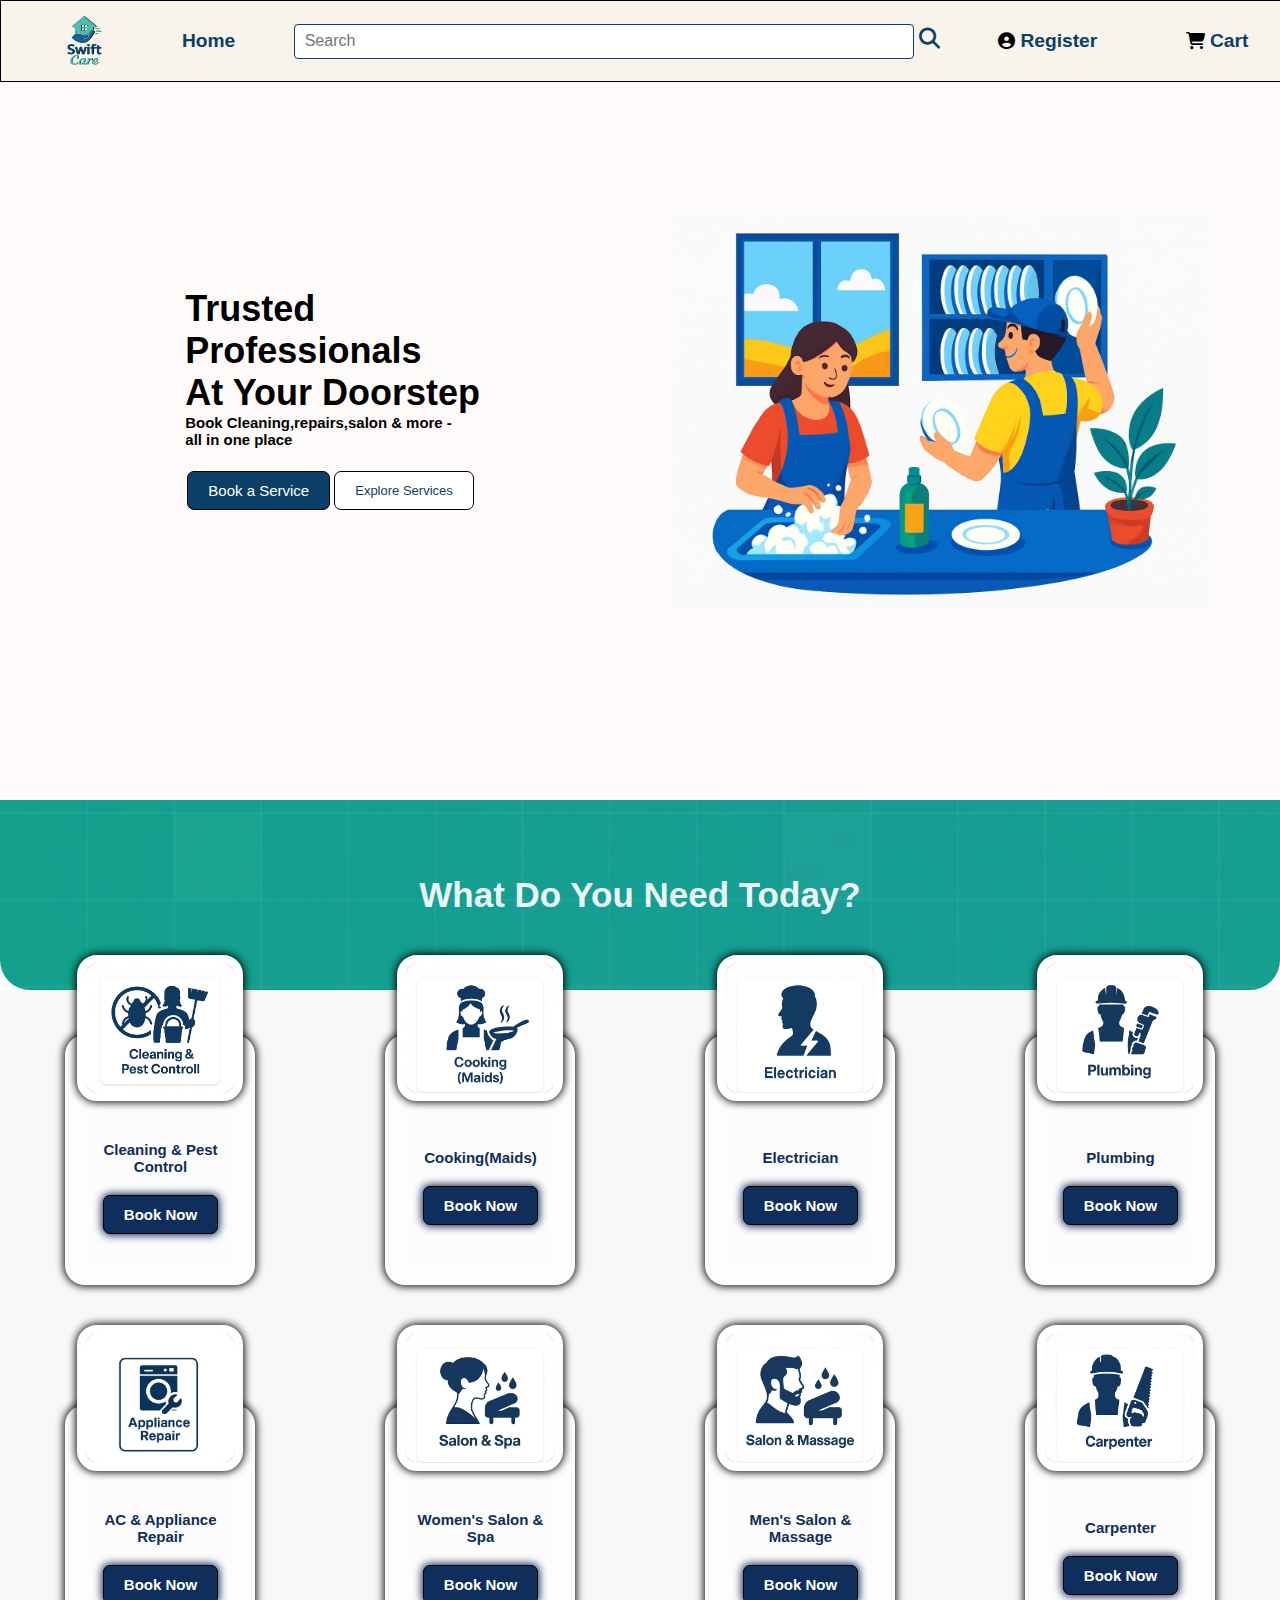
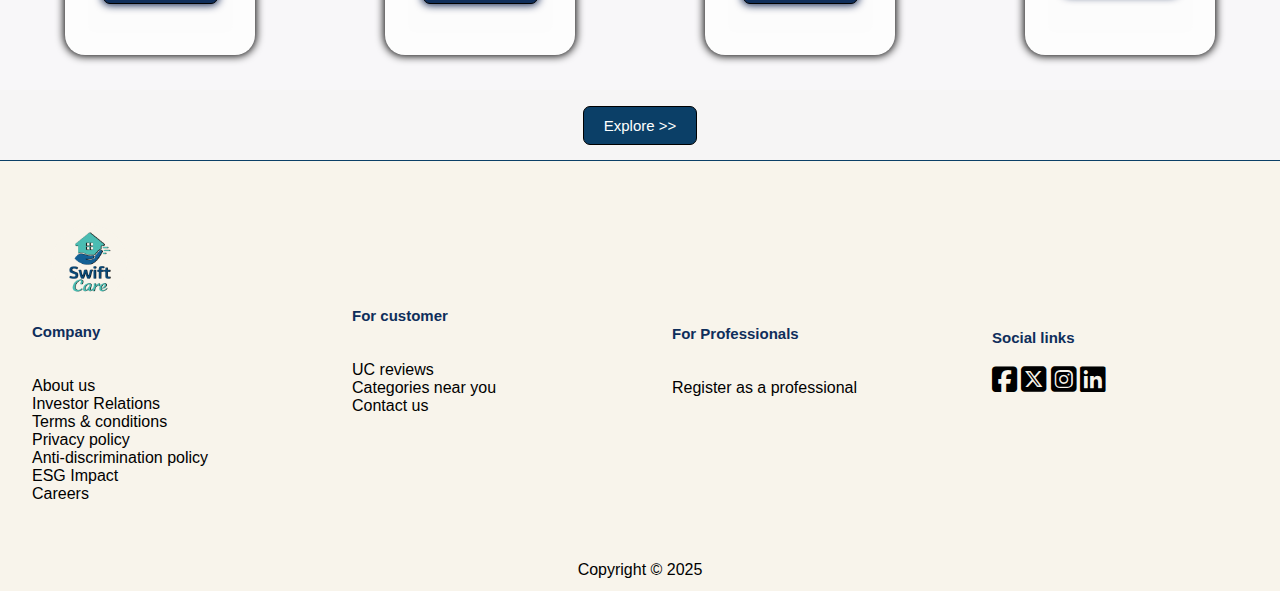
<file: swift/index.html>
<!DOCTYPE html>
<html lang="en">
<head>
    <meta charset="UTF-8">
    <meta name="viewport" content="width=device-width, initial-scale=1.0">
    <title>swiftServe</title>
    <link rel="stylesheet" href="https://cdnjs.cloudflare.com/ajax/libs/font-awesome/6.7.2/css/all.min.css" integrity="sha512-Evv84Mr4kqVGRNSgIGL/F/aIDqQb7xQ2vcrdIwxfjThSH8CSR7PBEakCr51Ck+w+/U6swU2Im1vVX0SVk9ABhg==" crossorigin="anonymous" referrerpolicy="no-referrer" />
    
    <link rel="stylesheet" href="style.css">
</head>


<body>
  <div class="header">
        <div class="navbar">
            <div class="nav">
                <div class="logo"></div>
                <div class="home"><a href="/home">Home</a></div>
                <div class="search"><a href="/search"><input type="search" placeholder="Search" class="search-input"><i class="fa-solid fa-magnifying-glass search-icon"></i></a></div>
                <div class="login"><i class="fa-solid fa-circle-user"></i>  <a href="/register.html">Register</a></div>
                <div class="cart"><i class="fa-solid fa-cart-shopping"></i>  <a href="/art">Cart</a></div>
             </div>
        </div>
  </div>




  <div class="homep">
  
<div class="welcome">
  <div class="quote">
    <h1>Trusted</h1>
    <h1>Professionals</h1>
    <h1>At Your Doorstep</h1>
    <h5>Book Cleaning,repairs,salon & more -</h5>
    <h5>all in one place</h5><br>
    <div class="btns">
      <button id="book-ser">Book a Service</button>
      <button id="Exp-ser" >Explore Services</button>
    </div>
   
  </div>
  
</div>


<div class="home-img">
  <div class="himg"></div>
</div>
  </div>
</body>

<div class="hilighter">
    <h2 id="hilight-h2">What Do You Need Today?</h2>
</div>
<div class="cards">
<div class="card-set-1">

    <div class="card1 box">
         <div class="inner-contain">
            <div class="text1">
  </div></div>

        <div class="in1 inner-box"><div class="pest"></div>
    <div class="inner-contain-text1"><span>Cleaning & Pest Control</span><br><button id="book-btn"><a href="/booking-form.html" id="a-book-btn">Book Now</a></button></div></div>
    </div>
    <div class="card2 box">
        <div class="in2 inner-box"><div class="maids"></div>
        <div class="inner-contain-text1"><span>Cooking(Maids)</span><br><button id="book-btn"><a href="/booking-form.html" id="a-book-btn">Book Now</a></button></div></div>
    </div>
    <div class="card3 box">
        <div class="in3 inner-box"><div class="electric"></div>
        <div class="inner-contain-text1"><span>Electrician</span><br><button id="book-btn"><a href="/booking-form.html" id="a-book-btn">Book Now</a></button></div></div>
    </div>
    <div class="card4 box">
        <div class="in4 inner-box"><div class="plumbing"></div>
        <div class="inner-contain-text1"><span>Plumbing</span><br><button id="book-btn"><a href="/booking-form.html" id="a-book-btn">Book Now</a></button></div></div>
    </div>
    
</div>

<div class="card-set-2">
    <div class="card1 box">
        <div class="in1 inner-box"><div class="ac"></div>
        <div class="inner-contain-text1"><span>AC & Appliance Repair</span><br><button id="book-btn"><a href="/booking-form.html" id="a-book-btn">Book Now</a></button></div></div>
    </div>
    <div class="card2 box">
        <div class="in2 inner-box"><div class="salon-women"></div>
        <div class="inner-contain-text1"><span>Women's Salon & Spa</span><br><button id="book-btn"><a href="/booking-form.html" id="a-book-btn">Book Now</a></button></div></div>
    </div>
    <div class="card3 box">
        <div class="in3 inner-box"><div class="salon-men"></div>
        <div class="inner-contain-text1"><span>Men's Salon & Massage</span><br><button id="book-btn"><a href="/booking-form.html" id="a-book-btn">Book Now</a></button></div></div>
    </div>
    <div class="card4 box">
        <div class="in4 inner-box"><div class="carpenter"></div>
        <div class="inner-contain-text1"><span>Carpenter</span><br><button id="book-btn"><a href="/booking-form.html" id="a-book-btn">Book Now</a></button></div></div>
    </div>
</div>
</div>
<div class="Explore-btn">
    <button id="exp-btn">Explore >></button>
</div>

<div class="footer">
    <div class="company-footer foot"><div class="foot-logo"></div><br><div class="comp foot-head-spa"><span>Company</span></div><br><br>About us <br> 
    Investor Relations <br>
    Terms & conditions <br>
    Privacy policy <br>
    Anti-discrimination policy<br> 
    ESG Impact <br>
    Careers </div>
    <div class="customers-footer foot"><div class="cust foot-head-spa"><span>For customer</span></div><br><br>UC reviews<br>
        Categories near you <br>
        Contact us </div>
    <div class="professionals-footer foot"><div class="prof foot-head-spa"><span>For Professionals</span></div><br><br>Register as a professional </div>
   
 <div class="social-link-footer foot"><div class="social foot-head-spa"><span>Social links</span><br><br><i class="fa-brands fa-square-facebook foot-icon"></i>  <i class="fa-brands fa-square-x-twitter foot-icon"></i>   <i class="fa-brands fa-square-instagram foot-icon"></i>   <i class="fa-brands fa-linkedin foot-icon"></i></div></div>
</div>
<div class="copy-right">Copyright © 2025</div>



</html>
</file>
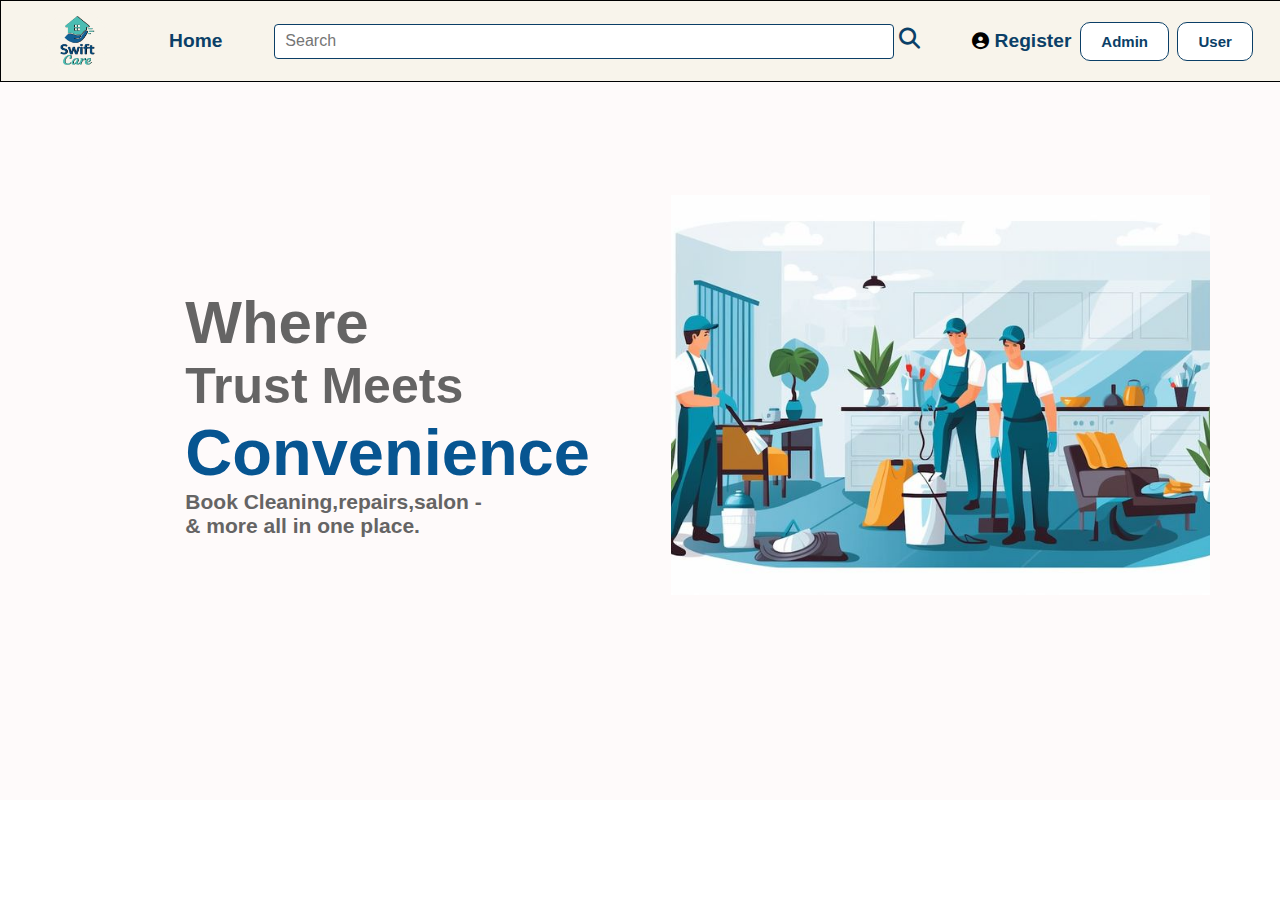
<file: swift/admin-user-dash.html>
<!DOCTYPE html>
<html lang="en">
<head>
    <meta charset="UTF-8">
    <meta name="viewport" content="width=device-width, initial-scale=1.0">
    <!-- <link rel="stylesheet" href="dash.css"> -->
    <link rel="stylesheet" href="https://cdnjs.cloudflare.com/ajax/libs/font-awesome/6.7.2/css/all.min.css" integrity="sha512-Evv84Mr4kqVGRNSgIGL/F/aIDqQb7xQ2vcrdIwxfjThSH8CSR7PBEakCr51Ck+w+/U6swU2Im1vVX0SVk9ABhg==" crossorigin="anonymous" referrerpolicy="no-referrer" />
    <link rel="stylesheet" href="style.css">
    <title>Dashboard</title>
</head>
<body>
    <div class="header">
        <div class="navbar">
            <div class="nav">
                <div class="logo"></div>
                <div class="home"><a href="/home">Home</a></div>
                <div class="search"><a href="/search"><input type="search" placeholder="Search" class="search-input"><i class="fa-solid fa-magnifying-glass search-icon"></i></a></div>
                <div class="login"><i class="fa-solid fa-circle-user"></i>  <a href="/register.html">Register</a></div>
                <div class="user-admin">
                    <button id="select-btn-admin-user"><a href="admin.html">Admin</a></button>
                     <button id="select-btn-admin-user"><a href="index.html">User</a></button>
                    <!-- <select id="select-btn-admin-user"> 
                        <option value="Admin"><a href="admin.html">Admin</a></option>
                        <option value="User"><a href="">User</a></option>
                    </select> -->
                </div>
             </div>
        </div>
  </div>




  <div class="homep2">
  
<div class="welcome2">
  <div class="quote">
    <h1 style="color: rgb(101, 100, 100); font-size: 60px;">Where</h1>
    <h1 style="color:  rgb(101, 100, 100); font-size: 50px;">Trust Meets</h1>
    <h1 style="color:#075591; font-size: 65px;">Convenience</h1>
    <h5 style="color: rgb(101, 100, 100); font-size: 21px;">Book Cleaning,repairs,salon -</h5>
    <h5 style="color: rgb(101, 100, 100); font-size: 21px;"> & more all in one place.</h5><br>
    <!-- <div class="btns">
      <button id="book-ser">Book a Service</button>
      <button id="Exp-ser" >Explore Services</button>
    </div> -->
   
  </div>
  
</div>


<div class="home-img2">
  <div class="himg2"></div>
</div>
  </div>

     <!-- <div class="user-cus-out">
        <div class="user-cus-inn">
            <button id="btn-1"><a href="admin.html">Admin</a></button>
            <button id="btn-2"><a href="index.html">customer</a></button>
        </div> -->
    </div> 
</body>
</html>
</file>
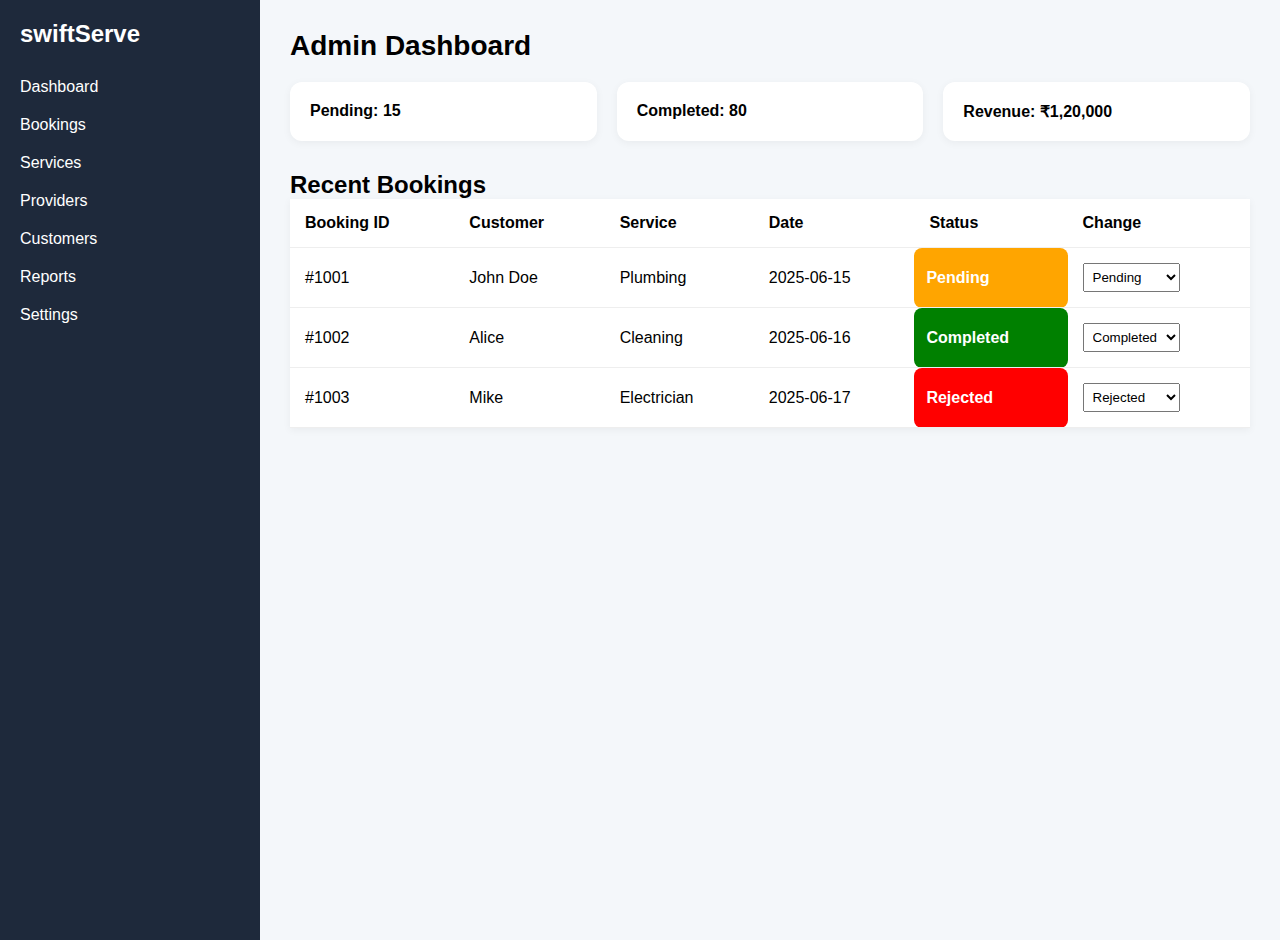
<file: swift/admin.html>
<!DOCTYPE html>
<html lang="en">
<head>
  <meta charset="UTF-8" />
  <title>swiftServe Admin Dashboard</title>
  <link rel="stylesheet" href="dash.css" />
</head>
<body>
  <div class="sidebar">
    <h2>swiftServe</h2>
    <ul>
      <li>Dashboard</li>
      <li>Bookings</li>
      <li>Services</li>
      <li>Providers</li>
      <li>Customers</li>
      <li>Reports</li>
      <li>Settings</li>
    </ul>
  </div>

  <div class="main">
    <header>
      <h1>Admin Dashboard</h1>
    </header>

    <section class="cards">
      <div class="card">Pending: 15</div>
      <div class="card">Completed: 80</div>
      <div class="card">Revenue: ₹1,20,000</div>
    </section>

    <section class="table-section">
      <h2>Recent Bookings</h2>
      <table>
        <thead>
          <tr>
            <th>Booking ID</th>
            <th>Customer</th>
            <th>Service</th>
            <th>Date</th>
            <th>Status</th>
            <th>Change</th>
          </tr>
        </thead>
        <tbody id="bookingTable">
          <!-- rows populated here -->
        </tbody>
      </table>
    </section>
  </div>

  <script src="script.js"></script>
</body>
</html>
</file>
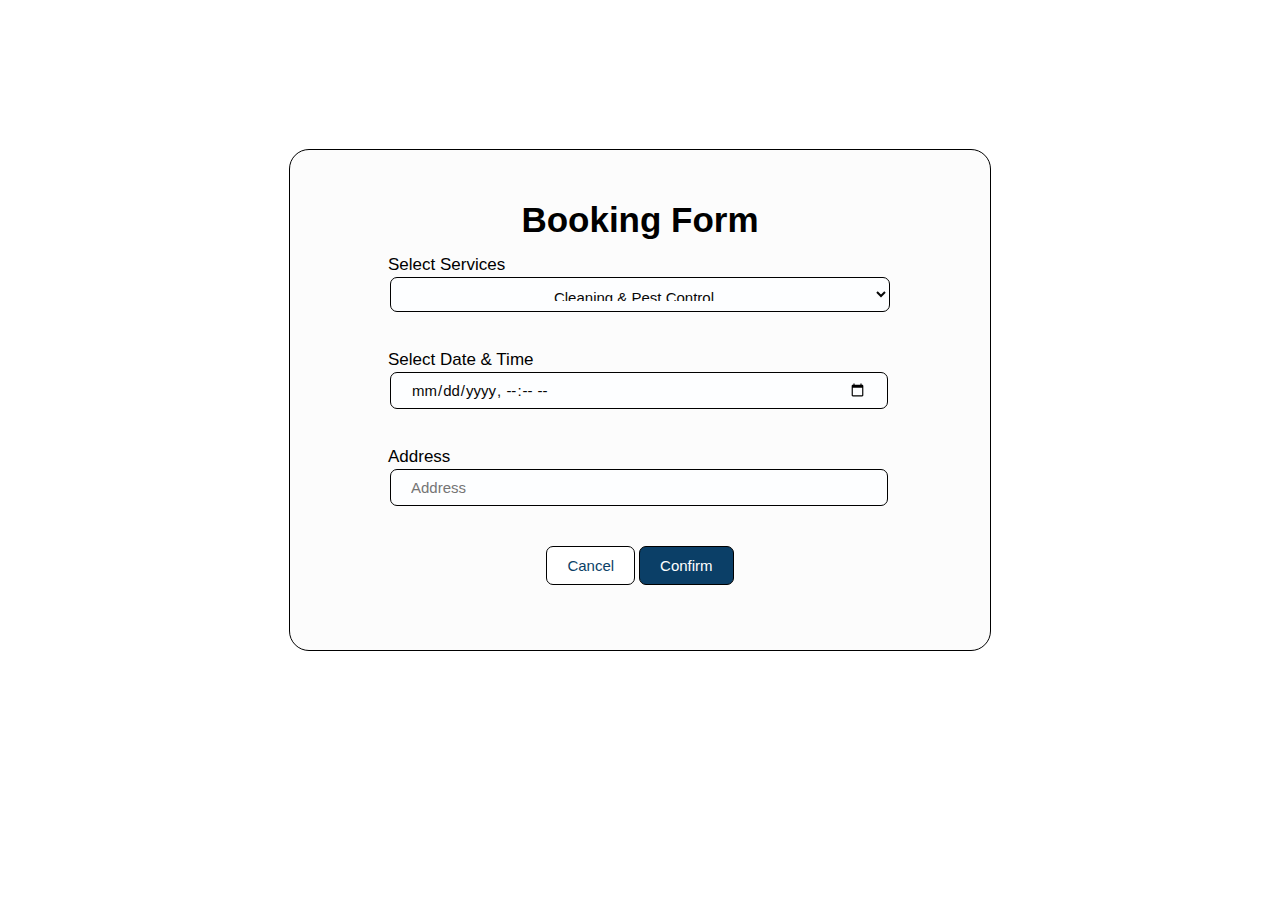
<file: swift/booking-form.html>
<!DOCTYPE html>
<html lang="en">
<head>
    <meta charset="UTF-8">
    <meta name="viewport" content="width=device-width, initial-scale=1.0">
    <title>Document</title>
    <link rel="stylesheet" href="booking-form.css">
</head>
<body>
    <div class="outer-box">
        <div class="inner-box">
        <form action="/action">
            <div id="span"><span>Booking Form</span></div>
              
            <div class="inner-content">

                <span id="headlines">Select Services </span><br>
                <div class="inp-1">
                <select id="select"> 
                        <option value="Cleaning & Pest Control">Cleaning & Pest Control</option>
                        <option value="Cooking(Maids)">Cooking(Maids)</option>
                        <option value="Electrician">Electrician</option>
                        <option value="Plumbing">Plumbing</option>
                        <option value="AC & Appliance Repair">AC & Appliance Repair</option>
                        <option value="Women's Salon & Spa">Women's Salon & Spa</option>
                        <option value="Men's Salon & Massage">Men's Salon & Massage</option>
                        <option value="Carpenter">Carpenter</option>
                    </select>
                    </div>
                   <br><br>
                <span id="headlines">Select Date & Time </span><br>
                <div class="inp-2">
                    <input type="datetime-local" id="select2"></input>
                </div>
               
                <br><br>
                <span id="headlines">Address</span><br>
                <div class="inp-3">
                    <input type="text" placeholder="Address" id="select2">
                </div>
              <br><br>
                <div id="btn-out"><button id="btn-1">Cancel</button><button>Confirm</button></div>
            </div>

    
        </form>
        </div>
    </div>

</body>
</html>
</file>
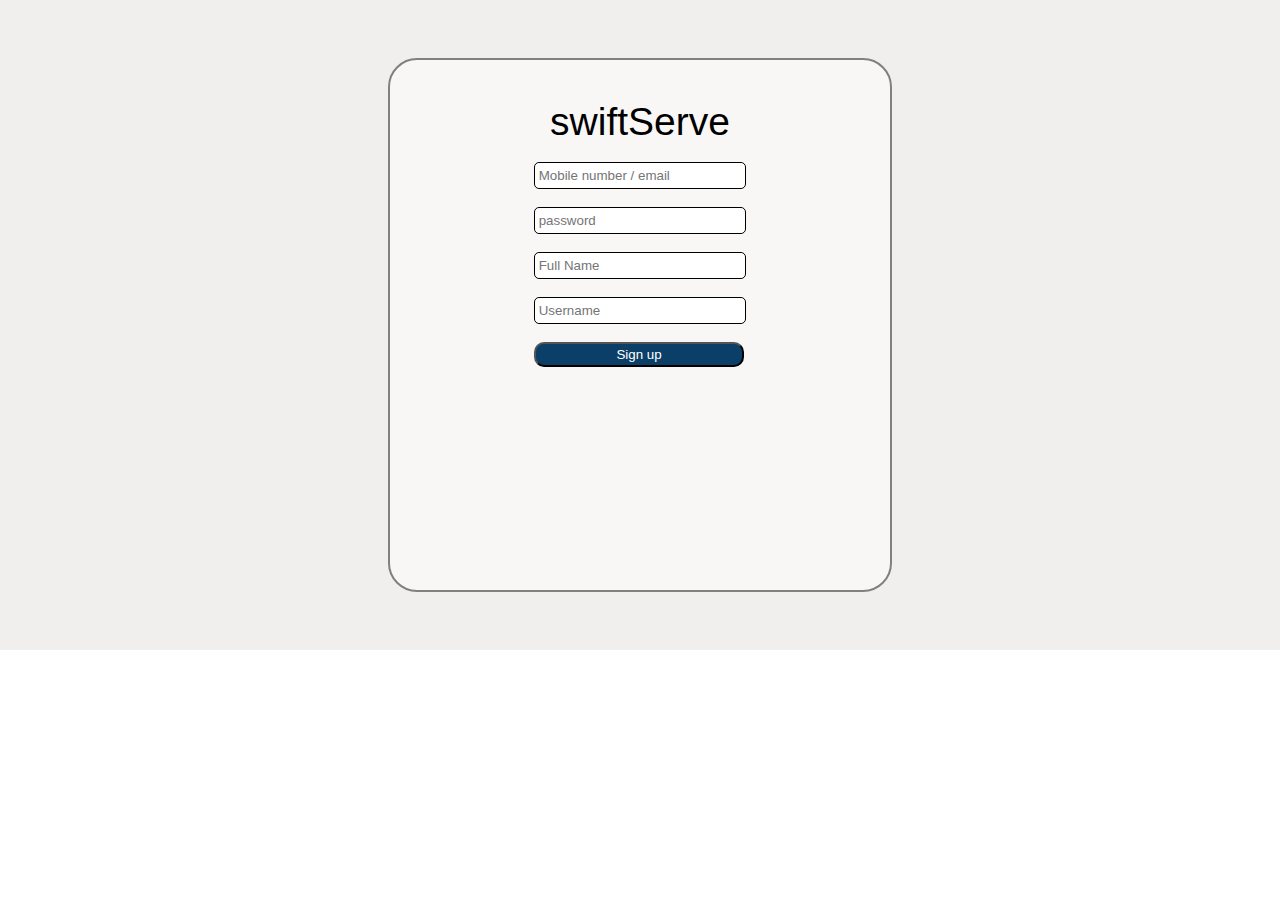
<file: swift/register.html>
<!DOCTYPE html>
<html lang="en">
<head>
    <meta charset="UTF-8">
    <meta name="viewport" content="width=device-width, initial-scale=1.0">
    <title>Document</title>
    <link rel="stylesheet" href="style.css">
</head>
<body>
   <div class="form-bg">
    <div class="form">
        <form>
            <p id="register-heading">swiftServe</p><br>
            <input type="text" placeholder=" Mobile number / email" id="inp"><br><br>
            <input type="text" placeholder=" password" id="inp"><br><br>
            <input type="text" placeholder=" Full Name" id="inp"><br><br>
            <input type="text" placeholder=" Username" id="inp"><br><br>
            <button id="reg-login">Sign up</button><br><br>
            <p id="login-or"></p>
            
            
            
        </form>
    </div>

   </div> 
</body>
</html>
</file>
<file: swift/style.css>
*{
    font-family: sans-serif;
    padding: 0%;
    margin: 0%;
    
}
.navbar{
    height: 80px;
    width: 100%;
 background-color: #f8f4eb;
 display: flex;
 align-items: center;
 justify-content: center;
 border: 1px solid  ;
 position: fixed;
 z-index: 1000;
}
.nav{
height: 70px;
width: 97%;
background-color: #f8f4eb;
display: flex;
align-items: center;
justify-content: space-evenly;


}
.logo{
    height: 70px;
    width: 70px;
    background-color: #f8f4eb;
    margin-left: 15px;
    background-image: url("logo-3.png");
    background-size: cover;

}
a{
    text-decoration: none;
    color: #0B3F67 ;
    font-weight: 600;
}
.home{
   
margin-left: 50px;
font-size: larger;

}

.search-input{
    height:35px ;
    width: 620px;
    padding: 5px 10px;
    font-size: 16px;
    border-radius: 4px;
    border: none;
    margin-left: 45px;
    border: 1px solid #0B3F67;
} 
.login{
   
    margin-left: 45px;
    font-size: larger;
    

}
.search-input:hover{
    border: 2px solid #0B3F67 ;
}
.cart{
   
    margin-left: 75px;
    font-size: larger;
    
}
.search-icon {
    align-items: center;
    font-size: 21px;
    margin-left: 5px;
}
i {
    font-size: 17px;
}
.homep{
    height: 800px;
    width: 100%;
    display: flex;
    align-items: center;
   justify-content: space-evenly;
    background-color: #fefafa
   
}
.welcome{
    height: 500px;
    width: 500px;
    background-color: #fefafa;
    margin-left: 15px;
    margin-top: 30px;
    border-radius: 30px;
    display: flex;
    align-items: center;
    justify-content: center;
    
}
.home-img{
    height: 450px;
    width: 539px;
    background-color: #fefafa;
    margin-left: 15px;
    margin-top: 70px;
    border-radius: 40px;
    
}
.quote{
    
    height: 350px;
    width: 300px;
    background-color: #fefafa;
    padding-top: 95px;
    font-size: 18px;
}
#book-ser{
    background-color: #0B3F67 ;

    border: 1px solid black;
    color: white;
    padding: 10px 20px;
    text-align: center; 
    display: inline-block;
    font-size: 15px;
    margin: 2px 2px;
    cursor: pointer;
    border-radius: 7px;
}
#Exp-ser{
    background-color: white  ;

    border: 1px solid black;
    color: #0B3F67 ;
    padding: 10px 20px;
    text-align: center; 
    display: inline-block;
    font-size: 13px;
    margin: 2px 2px;
    cursor: pointer;
    border-radius: 7px;
}
.btns{
    display: flex;
}
/* #book-ser:hover{
background-color: white;
color: rgb(18, 56, 115);
}
#Exp-ser:hover{
    background-color: rgb(18, 56, 115);
    color: white;
} */
.himg{
    background-image: url("home-img2.jpeg");
    background-size: cover;
    background-position: center;
    background-repeat: no-repeat;
    width: 100%;
    height: 400px;
      
 
}

::-webkit-scrollbar{
    width: 15px;
}

::-webkit-scrollbar-thumb {
    background-color: #0B3F67 
}

::-webkit-scrollbar-track{
    background-color: rgba(0, 0, 0, 0.6);
}
.cards{
    height: 700px;
    width: 100%;
    background-color: rgb(248, 247, 249);
    
    
    
  
}

.box{
    height: 250px;
    width: 190px;
    background-color: rgb(253, 253, 253);
    margin-top: 45px;
    display: flex;
  justify-content: center;
  border-radius: 20px;
  box-shadow: 0 0 9px 0.5px black ;
  transition: transform 0.3s ease-in-out;
}
.inner-box{
    height: 130px;
    width: 150px;
    background-color: rgb(238, 236, 236);
    position: relative;
    bottom: 80px; 
    border-radius: 20px;
    border-top-left-radius: 20px;
    border-top-right-radius: 20px;
    border-bottom-left-radius: 20px;
    border-bottom-right-radius: 20px;
    z-index: 1;
    border: 8px solid white;
    box-shadow: 0 0 8px 1px black ;
}
.hilighter{
    height: 190px;
    width: 100%;
    background-color: rgb(20, 161, 142);
    border-bottom-left-radius: 30px;
    border-bottom-right-radius: 30px;
    background-image: url("squares_bg_compressed.webp");
    background-repeat: no-repeat;
    background-position: center;
    display: flex;
    background-size: cover;
    align-items: center;
    justify-content: center;
   
}
#hilight-h2{
    font-size: 35px;
    font: bolder;
    color: rgba(255, 255, 255, 0.927);
    justify-content: center;
    font-weight: 700;
  
}
.card-set-1{
    height: 350px;
    width: 100%;
    display: flex;
    justify-content: space-around;
    
    
}
.card-set-2{
    height: 350px;
    width: 100%;
    margin-top: 20px;
    display: flex;
    justify-content: space-around;

}


/* .clean{
    height: 130px;
    width: 150px;
    border-radius: 15px;
    background-image: url("cleaning-pest.jpeg");
    background-size: cover;
} */
.pest{
    height: 130px;
    width: 150px;
    background-color: pink;
    border-radius: 15px; 
    background-image: url("clean.jpeg");
    background-size: cover;
    right:60px;
    
}
.maids{
    height: 130px;
    width: 150px;
    background-color: pink;
    border-radius: 15px; 
    background-image: url("Maids.jpeg");
    background-size: cover;  
}
.electric{
    height: 130px;
    width: 150px;
    background-color: pink;
    border-radius: 15px; 
    background-image: url("Electrician.jpeg");
    background-size: cover;
}
.plumbing{
    height: 130px;
    width: 150px;
    background-color: pink;
    border-radius: 15px;
    background-image: url("plumbing.jpeg");
    background-size: cover;   
}
.ac{
    height: 130px;
    width: 150px;
    background-color: pink;
    border-radius: 15px; 
    background-image: url("Ac-Appliance.jpeg");
    background-size: cover;  
}
.salon-women{
    height: 130px;
    width: 150px;
    background-color: pink;
    border-radius: 15px; 
    background-image: url("salon-women.jpeg");
    background-size: cover;  
}
.salon-men{
    height: 130px;
    width: 150px;
    background-color: pink;
    border-radius: 15px; 
    background-image: url("salon-men.jpeg");
    background-size: cover;  
}
.carpenter{
    height: 130px;
    width: 150px;
    background-color: pink;
    border-radius: 15px; 
    background-image: url("carpenter.jpeg");
    background-size: cover;  
}
/* .inner-contain{
    height: 90px;
    width:80px;
    background-color: skyblue;
    display: flex;
    
}
.card-1{
    display: flex;
align-items: center;
justify-content: center;
} */

.inner-contain-text1{
    height: 150px;
    width:145px;
    background-color: rgb(252, 252, 252);
    border-radius: 9px;
    margin-top: 20px;
    margin-left: 3px;
    display:flex;
    flex-direction: column;
    align-items: center;
    justify-content: center;
    
    box-shadow: 1px black 
}
span{
    text-align: center;
    font-size: 15px;
    font-weight: bold;
    color: rgb(15, 46, 91);
    top: 15px;
}
#book-btn{
    background-color:  rgb(15, 46, 91);

    border: 1px solid black;
    color: white;
    padding: 10px 20px;
    text-align: center; 
    display: inline-block;
    font-size: 15px;
    margin: 2px 2px;
    cursor: pointer;
    border-radius: 7px;
    box-shadow: 0 0 8px 1px rgb(2, 23, 72) 
}
#book-btn:hover{
    color: #0B3F67;
    background-color: white;
   
}
#a-book-btn{
    color: white;
}

#a-book-btn:hover{
    color:#0B3F67 
    
}
.box:hover{
    transform: scale(1.1);
}
.Explore-btn{
    height: 70px;
    width: 100%;
    background-color: rgb(246, 245, 245);
    display: flex;
    align-items: center;
    justify-content: center;
}

#exp-btn{
    background-color: #0B3F67 ;

    border: 1px solid black;
    color: white;
    padding: 10px 20px;
    text-align: center; 
    display: inline-block;
    font-size: 15px;
    margin: 2px 2px;
    cursor: pointer;
    border-radius: 7px;
}
.footer{
    height: 400px;
    width: 100%;
    background-color:#f8f4eb ;
    display: flex;
    align-items: center;
    justify-content: space-around;
    border-top: 1px solid #0B3F67 ;
}
.foot{
    height: 300px;
    width:20%;
    background-color:  #f8f4eb;
    display: flex;
    align-items:flex-start;
    justify-content: center;
    flex-direction: column;
    
    
}
.foot-logo{
    height: 85px;
    width: 85px;
    background-color: #f8f4eb;
    margin-left: 15px;
    background-image: url("logo-3.png");
    background-size: cover;
  
}

.foot-icon{
    font-size: 29px;
}
.copy-right{
    height: 30px;
    width: 100%;
    background-color: #f8f4eb;
    text-align: center;
}
.form-bg{
    height: 650px;

   display: flex;
 background-color: rgb(241, 238, 238);
   justify-content: center;
   align-items: center;
}
.form{
    height: 490px;
    width: 500px;
    background-color: rgb(249, 246, 246);
    display: flex;
   
    justify-content: center;
    padding-top: 40px;
    border-radius: 29px;
    border: 2px solid gray;
    
   
}
#register-heading{
    text-align:center;
    font-family:'Gill Sans', 'Gill Sans MT', Calibri, 'Trebuchet MS', sans-serif;
    font-size: 39px;
}
#inp{
        height:25px ;
        width: 210px;
        
       border: 0.2px solid black;
       border-radius: 5px;
}
#reg-login{
    height:25px ;
        width: 210px; 
        background-color: #0B3F67;
        color: white;
        border-radius: 10px;
        text-decoration: none;
}
#login-or{
    text-align: center;
}

@media (max-width: 768px) {
    .search-input {
      width: 90%;
    }
  }
  
  #select-btn-admin-user{
  
  text-decoration: none;
     background-color: white ;

    border: 0.5px solid #0B3F67;
    color: black;
    padding: 10px 20px;
    text-align: center; 
    display: inline-block;
    font-size: 15px;
    margin: 2px 2px;
    cursor: pointer;
    border-radius: 10px; 
  }
  .himg2{
    background-image: url("home-p-2.jpg");
    background-size: cover;
    background-position: center;
    background-repeat: no-repeat;
    width: 100%;
    height: 400px;
      
 
}

.home-img2{
    height: 480px;
    width: 539px;
    background-color: #fefafa;
    margin-left: 15px;
    margin-top: 70px;
    border-radius: 40px;
    
}

.quote2{
    
    height: 350px;
    width: 390px;
    background-color: #fefafa;
    padding-top: 95px;
    font-size: 18px;
    background-color: #fefafa;
}

#span-Quotes{

    font-size: 30px;
}

#Q1{
    font-size:30px ;
}



.homep2{
    height: 800px;
    width: 100%;
    display: flex;
    align-items: center;
   justify-content: space-evenly;
    background-color: #fefafa;
    
   
}
.welcome2{
    height: 550px;
    width: 500px;
    background-color: #fefafa;
    margin-left: 15px;
    margin-top: 30px;
    border-radius: 30px;
    display: flex;
    align-items: center;
    justify-content: center;
    
}
</file>
<file: swift/dash.css>
*{
    font-family: sans-serif;
    padding: 0%;
    margin: 0%;
    
}
.user-cus-out{

    height: 850px;
    width: 100%;
    background-color: white;
    display: flex;
  align-items: center;
  justify-content: center;
  background-image: url('squares_bg_compressed.webp');
  background-size: cover;

    
    
}

.user-cus-inn{
    height: 600px;
    width: 70%;
    background-color:rgb(249, 161, 161);
    border-radius: 25px;

    display: flex;
    align-items: center;
    justify-content: center;
    flex-direction: column;
    background-color: white;
    border: 3px solid white;
    
    

}

#btn-1{

    background-color: #06406c;
    height: 45px;
    width: 120px;
    border: 1px solid black;
    color: white;
    padding: 10px 20px;
    text-align: center; 
    display: inline-block;
    font-size: 20px;
    margin: 2px 2px;
    cursor: pointer;
    border-radius: 7px;
    font-weight: 600;
}

#btn-2{

    background-color:#06406c;
height: 45px;
width: 120px;
    border: 1px solid black;
    color:  white ;
    padding: 10px 20px;
    text-align: center; 
    display: inline-block;
    font-size: 20px;
    margin: 2px 2px;
    cursor: pointer;
    border-radius: 7px;
    font-weight: 600;
}
a{
    color: white;
    text-decoration: none;
}





body {
    margin: 0;
    font-family: 'Segoe UI', sans-serif;
    background-color: #f4f7fa;
    display: flex;
  }
  
  .sidebar {
    width: 220px;
    background: #1e293b;
    color: #fff;
    min-height: 100vh;
    padding: 20px;
  }
  
  .sidebar h2 {
    font-size: 24px;
    margin-bottom: 30px;
  }
  
  .sidebar ul {
    list-style: none;
    padding: 0;
  }
  
  .sidebar ul li {
    margin-bottom: 20px;
    cursor: pointer;
  }
  
  .main {
    flex: 1;
    padding: 30px;
  }
  
  header h1 {
    font-size: 28px;
    margin-bottom: 20px;
  }
  
  .cards {
    display: flex;
    gap: 20px;
    margin-bottom: 30px;
  }
  
  .card {
    background: white;
    padding: 20px;
    border-radius: 12px;
    box-shadow: 0 2px 8px rgba(0,0,0,0.05);
    flex: 1;
    font-weight: bold;
  }
  
  .table-section table {
    width: 100%;
    border-collapse: collapse;
    background: white;
    box-shadow: 0 2px 8px rgba(0,0,0,0.05);
  }
  
  th, td {
    padding: 15px;
    text-align: left;
    border-bottom: 1px solid #eee;
  }
  
  .status {
    padding: 5px 12px;
    border-radius: 8px;
    color: white;
    font-weight: bold;
    text-transform: capitalize;
  }
  
  .status.pending {
    background-color: orange;
  }
  
  .status.completed {
    background-color: green;
  }
  
  .status.rejected {
    background-color: red;
  }
  
  select {
    padding: 5px;
  }
</file>
<file: swift/booking-form.css>
*{
    font-family: sans-serif;
    padding: 0%;
    margin: 0%;
    
}
.outer-box{
    height: 800px;
    display: flex;
    justify-content: center;
    align-items: center;
    
}
.inner-box{

    height: 500px;
    width: 700px;
    background-color: rgb(252, 252, 252);
    display: flex;
    justify-content: center;
    border-radius: 20px;
    border: 1px solid black;
}

#span{
    height: 30px;
    
    text-align: center;
    margin-top: 50px;
    font-weight:800;
    font-size: 35px;
}

#headlines{
    font-size: 17px;
    margin-top: 50px;
  
}
#select{
    height: 35px;
    background-color: #fdfeff ;
width: 500px;
    border: 1px solid black;
    color: rgb(7, 7, 7);
    padding: 10px 20px;
    text-align: center; 
    display: inline-block;
    font-size: 15px;
    margin: 2px 2px;
    cursor: pointer;
    border-radius: 7px;
}
#select2{
    height: 15px;
    background-color: #fdfeff ;
width: 456px;
    border: 1px solid black;
    color: rgb(7, 7, 7);
    padding: 10px 20px;
 
    display: inline-block;
    font-size: 15px;
    margin: 2px 2px;
    cursor: pointer;
    border-radius: 7px;
}
.inner-content{
    margin-top: 25px;

}
#btn-out{
    display: flex;
    justify-content: center;
}
button{
    background-color: #0B3F67 ;

    border: 1px solid black;
    color: white;
    padding: 10px 20px;
    text-align: center; 
    display: inline-block;
    font-size: 15px;
    margin: 2px 2px;
    cursor: pointer;
    border-radius: 7px;
}
#btn-1{
    background-color: white ;

    border: 1px solid black;
    color: #0B3F67;
    padding: 10px 20px;
    text-align: center; 
    display: inline-block;
    font-size: 15px;
    margin: 2px 2px;
    cursor: pointer;
    border-radius: 7px;

}
</file>
